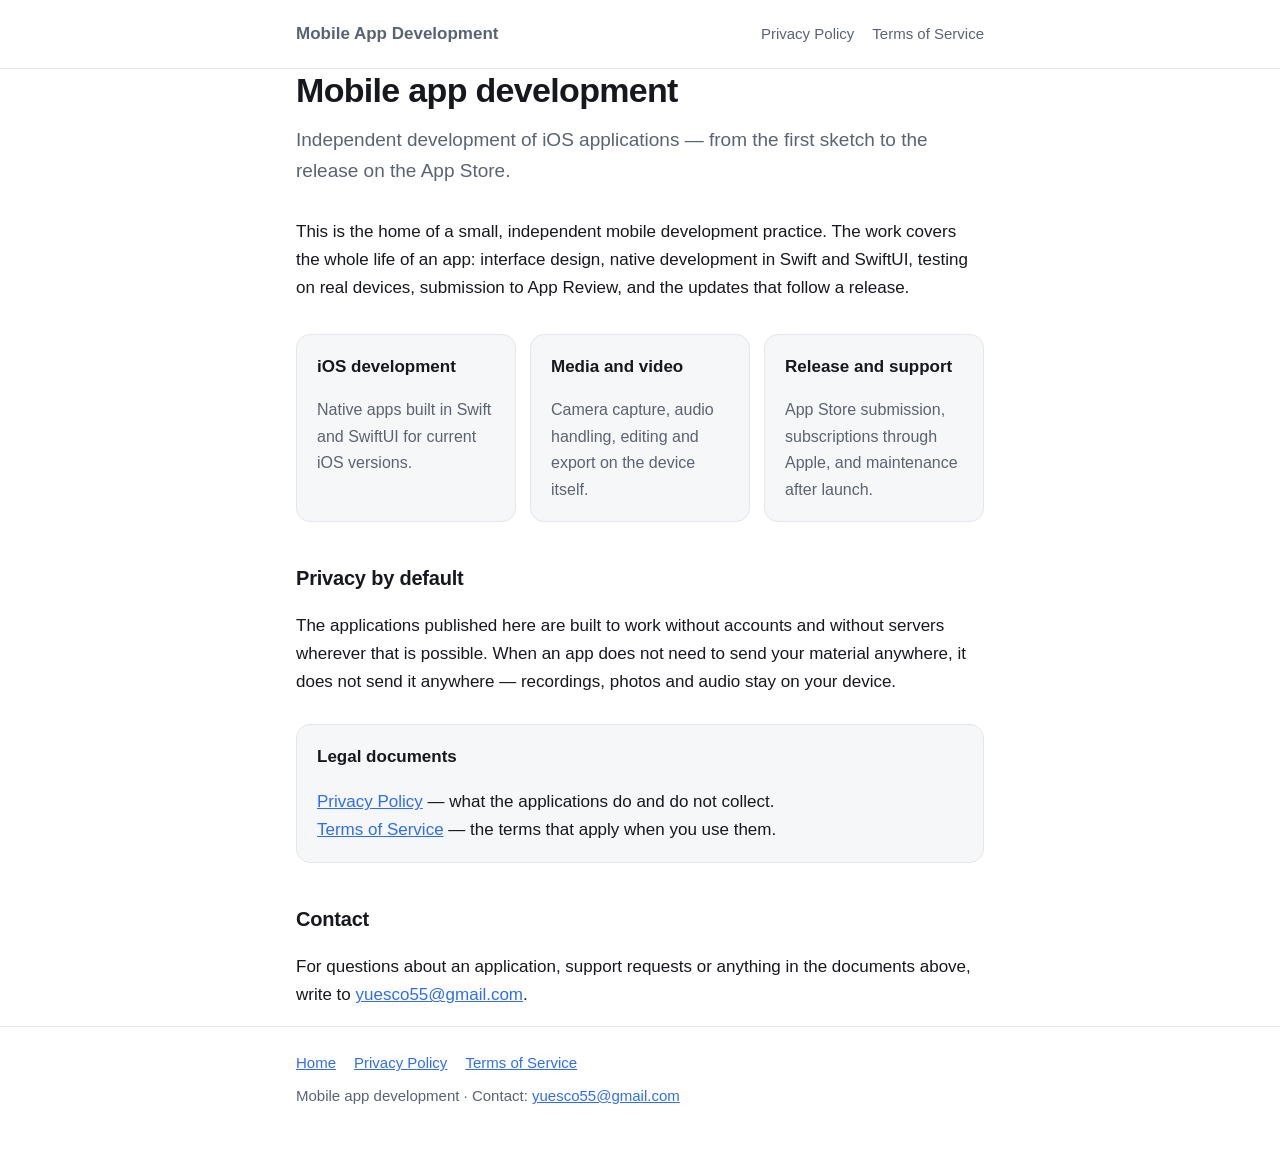
<file: index.html>
<!doctype html>
<html lang="en">
<head>
<meta charset="utf-8">
<meta name="viewport" content="width=device-width, initial-scale=1">
<title>Mobile App Development</title>
<meta name="description" content="Independent mobile app development for iOS — design, development and release of apps on the App Store.">
<link rel="stylesheet" href="style.css">
</head>
<body>

<header class="site">
  <div class="wrap">
    <a class="home" href="/">Mobile App Development</a>
    <nav>
      <a href="/privacy/">Privacy Policy</a>
      <a href="/terms/">Terms of Service</a>
    </nav>
  </div>
</header>

<main class="wrap">
  <h1>Mobile app development</h1>
  <p class="lede">Independent development of iOS applications — from the first sketch to the release on the App Store.</p>

  <p>This is the home of a small, independent mobile development practice. The work covers the whole life of an app: interface design, native development in Swift and SwiftUI, testing on real devices, submission to App Review, and the updates that follow a release.</p>

  <div class="grid">
    <div class="card">
      <h3>iOS development</h3>
      <p>Native apps built in Swift and SwiftUI for current iOS versions.</p>
    </div>
    <div class="card">
      <h3>Media and video</h3>
      <p>Camera capture, audio handling, editing and export on the device itself.</p>
    </div>
    <div class="card">
      <h3>Release and support</h3>
      <p>App Store submission, subscriptions through Apple, and maintenance after launch.</p>
    </div>
  </div>

  <h2>Privacy by default</h2>
  <p>The applications published here are built to work without accounts and without servers wherever that is possible. When an app does not need to send your material anywhere, it does not send it anywhere — recordings, photos and audio stay on your device.</p>

  <div class="card">
    <p><strong>Legal documents</strong></p>
    <p><a href="/privacy/">Privacy Policy</a> — what the applications do and do not collect.<br>
    <a href="/terms/">Terms of Service</a> — the terms that apply when you use them.</p>
  </div>

  <h2>Contact</h2>
  <p>For questions about an application, support requests or anything in the documents above, write to <a href="mailto:yuesco55@gmail.com">yuesco55@gmail.com</a>.</p>
</main>

<footer class="site">
  <div class="wrap">
    <nav>
      <a href="/">Home</a>
      <a href="/privacy/">Privacy Policy</a>
      <a href="/terms/">Terms of Service</a>
    </nav>
    <div>Mobile app development &middot; Contact: <a href="mailto:yuesco55@gmail.com">yuesco55@gmail.com</a></div>
  </div>
</footer>

</body>
</html>
</file>
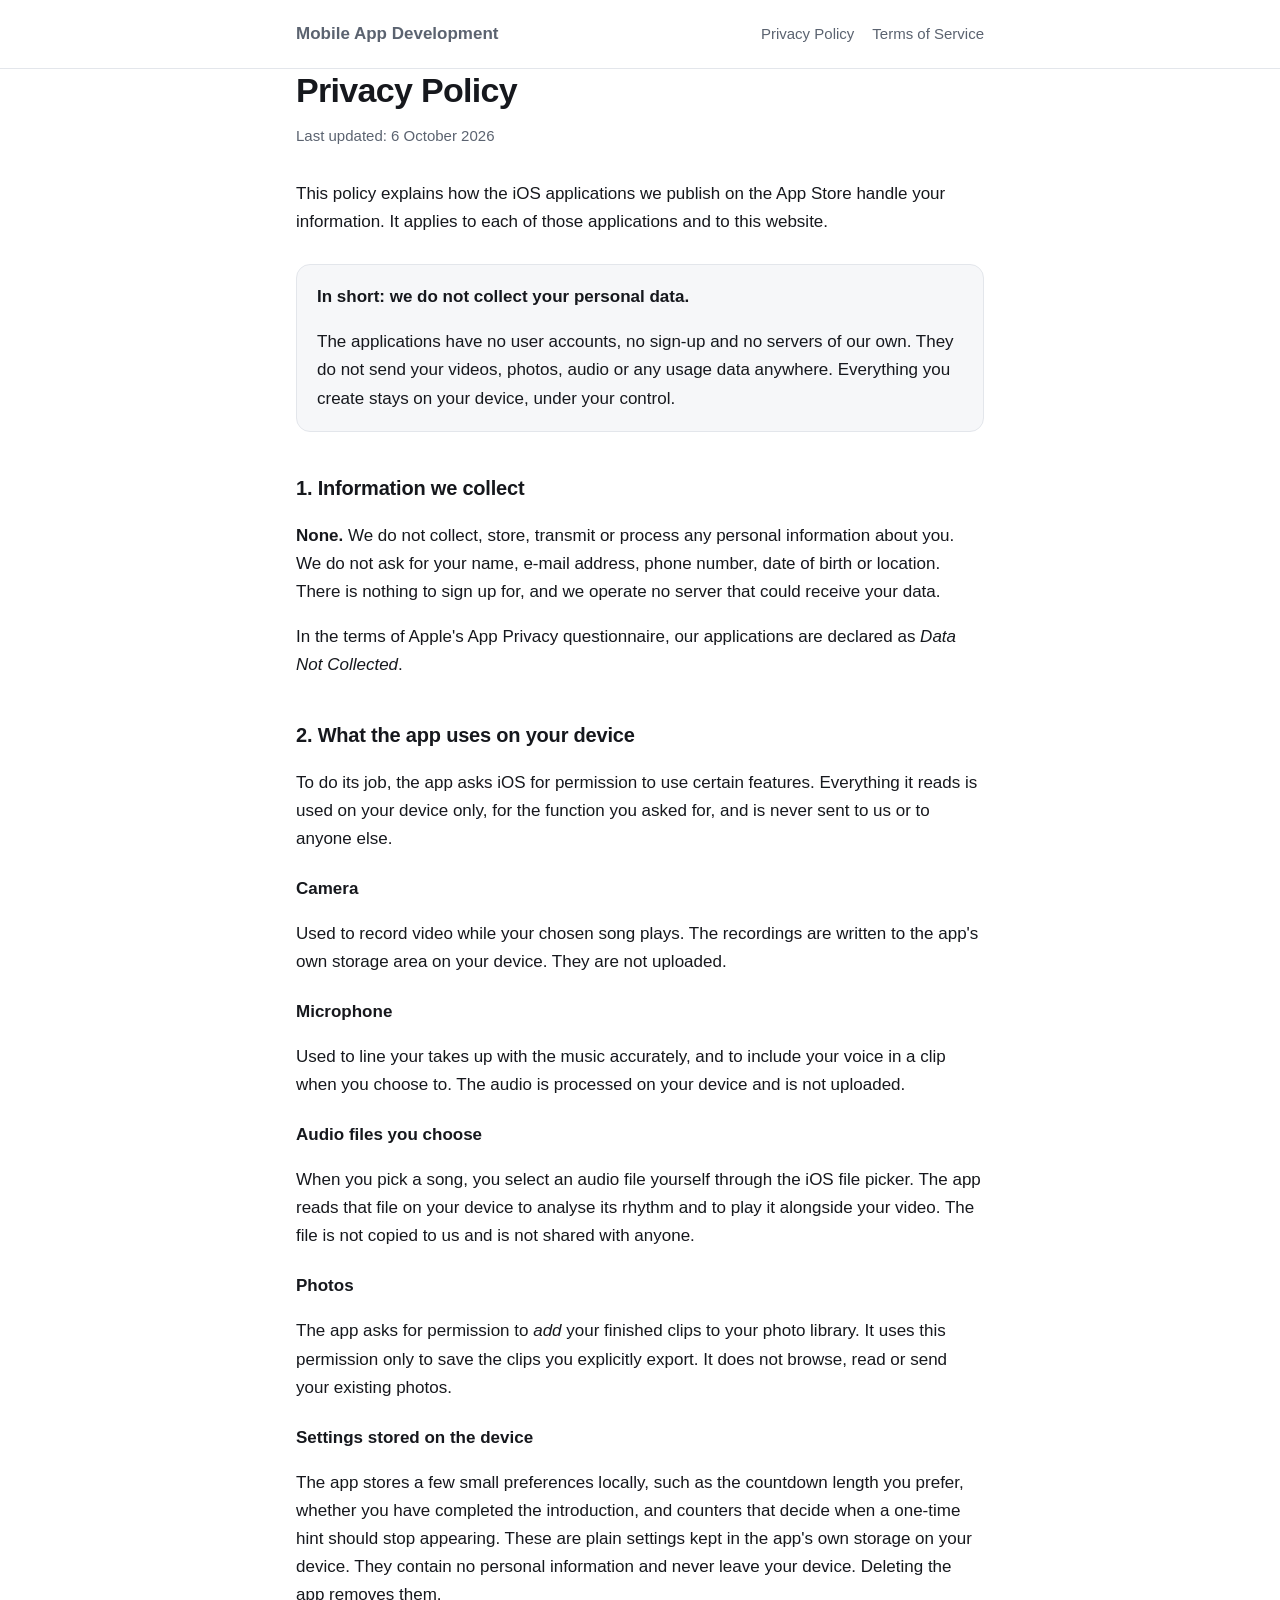
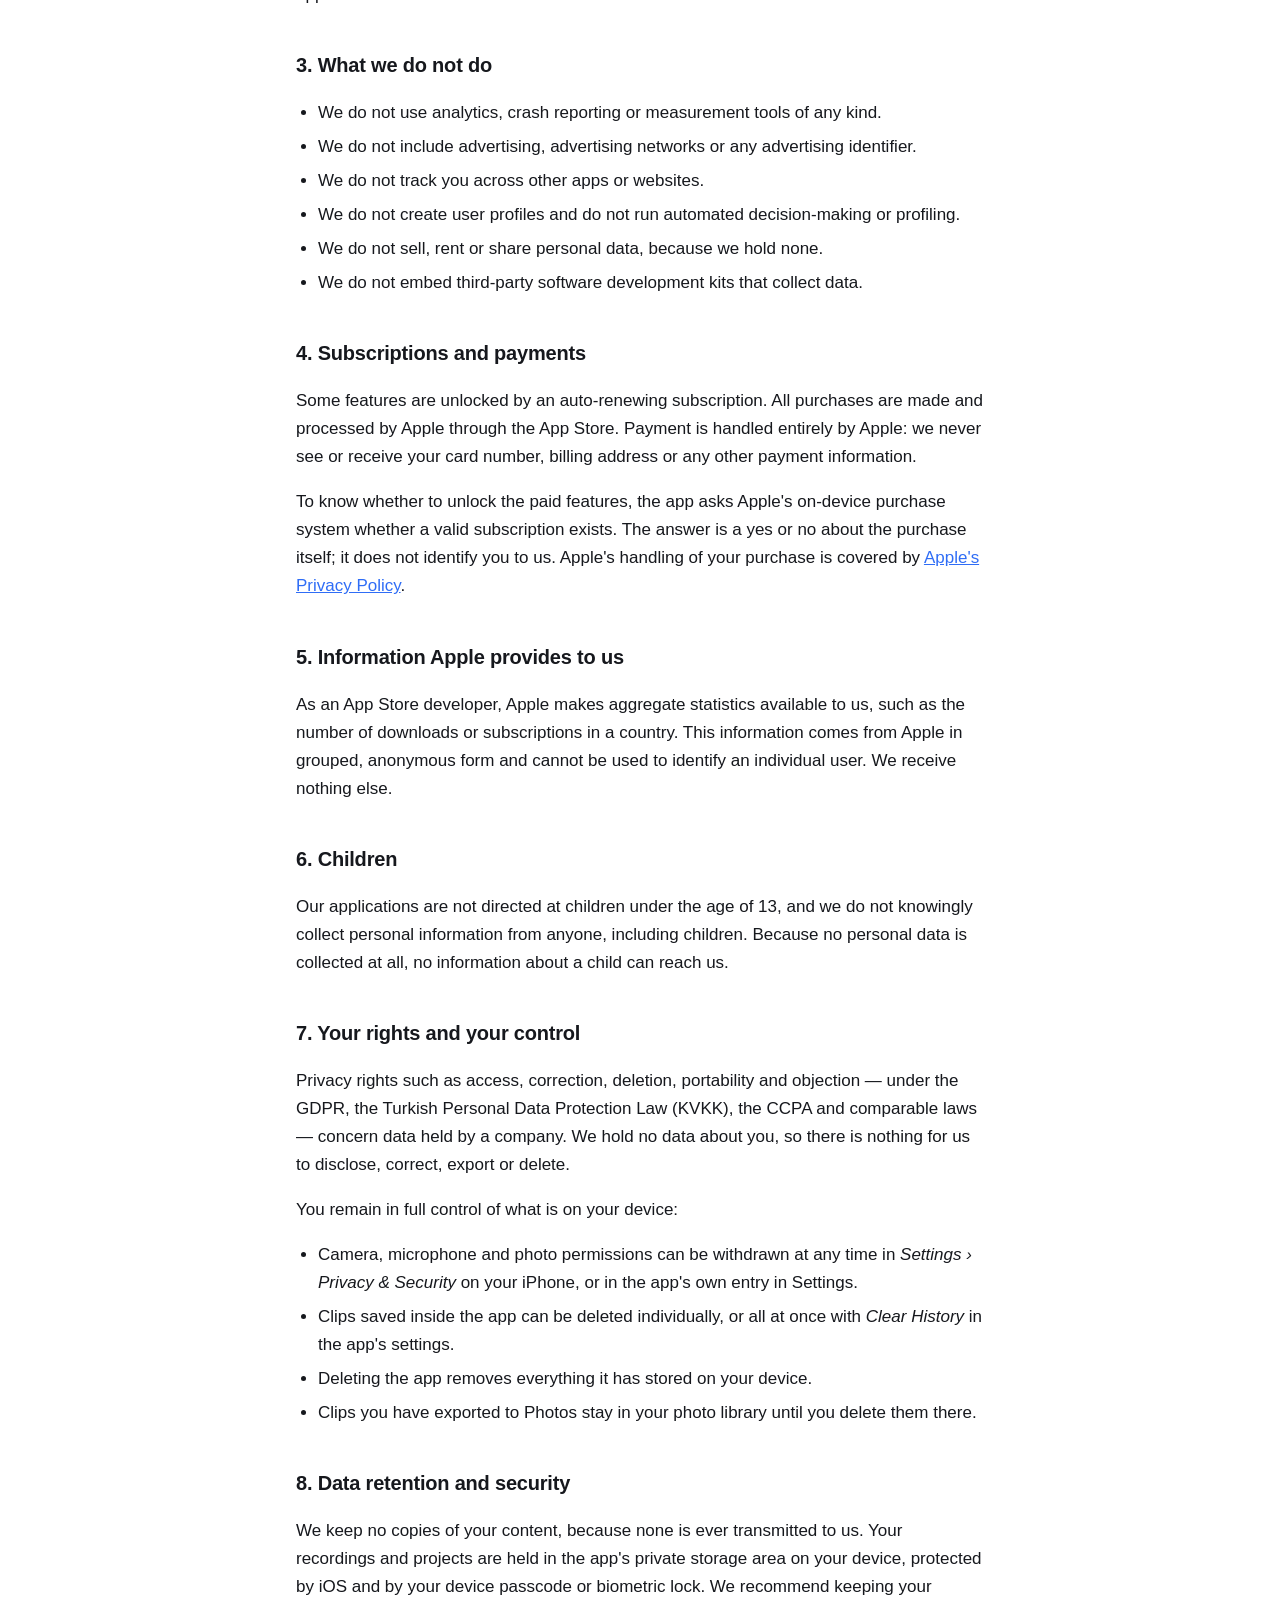
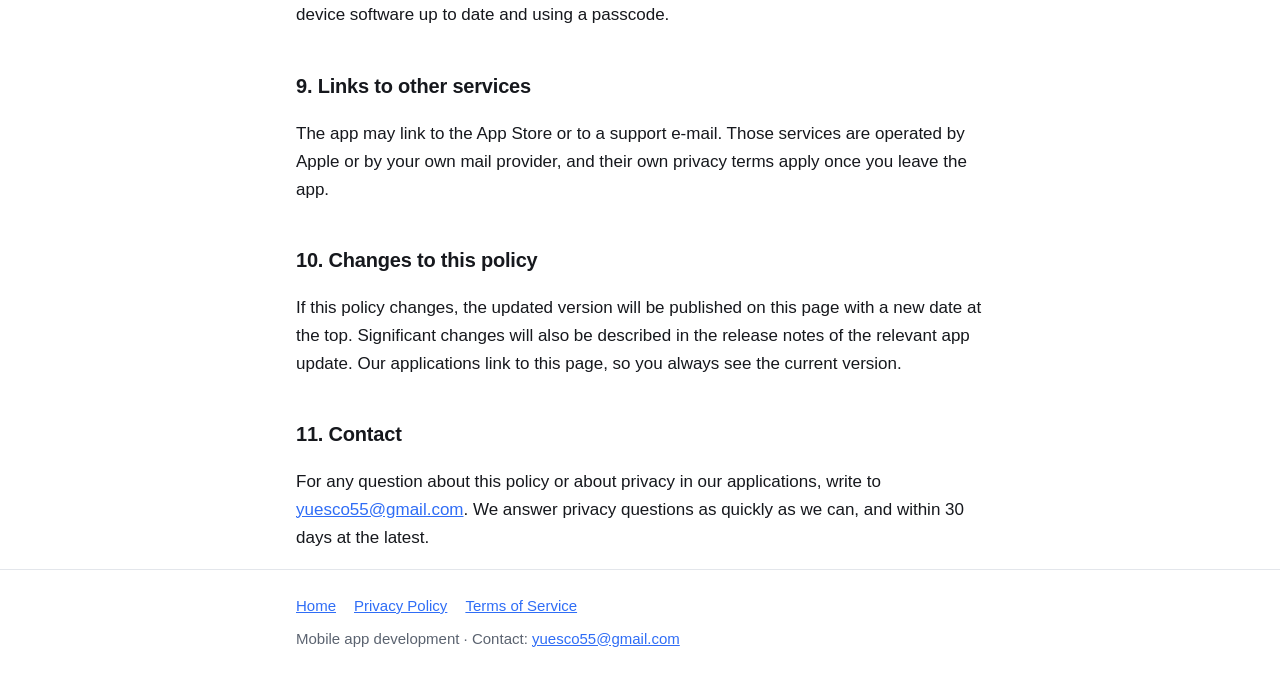
<file: privacy/index.html>
<!doctype html>
<html lang="en">
<head>
<meta charset="utf-8">
<meta name="viewport" content="width=device-width, initial-scale=1">
<title>Privacy Policy</title>
<meta name="description" content="Privacy policy for our iOS applications: no accounts, no servers, no analytics — your recordings, photos and audio stay on your device.">
<link rel="stylesheet" href="/style.css">
</head>
<body>

<header class="site">
  <div class="wrap">
    <a class="home" href="/">Mobile App Development</a>
    <nav>
      <a href="/privacy/">Privacy Policy</a>
      <a href="/terms/">Terms of Service</a>
    </nav>
  </div>
</header>

<main class="wrap">
  <h1>Privacy Policy</h1>
  <p class="updated">Last updated: 6 October 2026</p>

  <p>This policy explains how the iOS applications we publish on the App Store handle your information. It applies to each of those applications and to this website.</p>

  <div class="card">
    <p><strong>In short: we do not collect your personal data.</strong></p>
    <p>The applications have no user accounts, no sign-up and no servers of our own. They do not send your videos, photos, audio or any usage data anywhere. Everything you create stays on your device, under your control.</p>
  </div>

  <h2>1. Information we collect</h2>
  <p><strong>None.</strong> We do not collect, store, transmit or process any personal information about you. We do not ask for your name, e-mail address, phone number, date of birth or location. There is nothing to sign up for, and we operate no server that could receive your data.</p>
  <p>In the terms of Apple's App Privacy questionnaire, our applications are declared as <em>Data Not Collected</em>.</p>

  <h2>2. What the app uses on your device</h2>
  <p>To do its job, the app asks iOS for permission to use certain features. Everything it reads is used on your device only, for the function you asked for, and is never sent to us or to anyone else.</p>

  <h3>Camera</h3>
  <p>Used to record video while your chosen song plays. The recordings are written to the app's own storage area on your device. They are not uploaded.</p>

  <h3>Microphone</h3>
  <p>Used to line your takes up with the music accurately, and to include your voice in a clip when you choose to. The audio is processed on your device and is not uploaded.</p>

  <h3>Audio files you choose</h3>
  <p>When you pick a song, you select an audio file yourself through the iOS file picker. The app reads that file on your device to analyse its rhythm and to play it alongside your video. The file is not copied to us and is not shared with anyone.</p>

  <h3>Photos</h3>
  <p>The app asks for permission to <em>add</em> your finished clips to your photo library. It uses this permission only to save the clips you explicitly export. It does not browse, read or send your existing photos.</p>

  <h3>Settings stored on the device</h3>
  <p>The app stores a few small preferences locally, such as the countdown length you prefer, whether you have completed the introduction, and counters that decide when a one-time hint should stop appearing. These are plain settings kept in the app's own storage on your device. They contain no personal information and never leave your device. Deleting the app removes them.</p>

  <h2>3. What we do not do</h2>
  <ul>
    <li>We do not use analytics, crash reporting or measurement tools of any kind.</li>
    <li>We do not include advertising, advertising networks or any advertising identifier.</li>
    <li>We do not track you across other apps or websites.</li>
    <li>We do not create user profiles and do not run automated decision-making or profiling.</li>
    <li>We do not sell, rent or share personal data, because we hold none.</li>
    <li>We do not embed third-party software development kits that collect data.</li>
  </ul>

  <h2>4. Subscriptions and payments</h2>
  <p>Some features are unlocked by an auto-renewing subscription. All purchases are made and processed by Apple through the App Store. Payment is handled entirely by Apple: we never see or receive your card number, billing address or any other payment information.</p>
  <p>To know whether to unlock the paid features, the app asks Apple's on-device purchase system whether a valid subscription exists. The answer is a yes or no about the purchase itself; it does not identify you to us. Apple's handling of your purchase is covered by <a href="https://www.apple.com/legal/privacy/" rel="noopener">Apple's Privacy Policy</a>.</p>

  <h2>5. Information Apple provides to us</h2>
  <p>As an App Store developer, Apple makes aggregate statistics available to us, such as the number of downloads or subscriptions in a country. This information comes from Apple in grouped, anonymous form and cannot be used to identify an individual user. We receive nothing else.</p>

  <h2>6. Children</h2>
  <p>Our applications are not directed at children under the age of 13, and we do not knowingly collect personal information from anyone, including children. Because no personal data is collected at all, no information about a child can reach us.</p>

  <h2>7. Your rights and your control</h2>
  <p>Privacy rights such as access, correction, deletion, portability and objection — under the GDPR, the Turkish Personal Data Protection Law (KVKK), the CCPA and comparable laws — concern data held by a company. We hold no data about you, so there is nothing for us to disclose, correct, export or delete.</p>
  <p>You remain in full control of what is on your device:</p>
  <ul>
    <li>Camera, microphone and photo permissions can be withdrawn at any time in <em>Settings &rsaquo; Privacy &amp; Security</em> on your iPhone, or in the app's own entry in Settings.</li>
    <li>Clips saved inside the app can be deleted individually, or all at once with <em>Clear History</em> in the app's settings.</li>
    <li>Deleting the app removes everything it has stored on your device.</li>
    <li>Clips you have exported to Photos stay in your photo library until you delete them there.</li>
  </ul>

  <h2>8. Data retention and security</h2>
  <p>We keep no copies of your content, because none is ever transmitted to us. Your recordings and projects are held in the app's private storage area on your device, protected by iOS and by your device passcode or biometric lock. We recommend keeping your device software up to date and using a passcode.</p>

  <h2>9. Links to other services</h2>
  <p>The app may link to the App Store or to a support e-mail. Those services are operated by Apple or by your own mail provider, and their own privacy terms apply once you leave the app.</p>

  <h2>10. Changes to this policy</h2>
  <p>If this policy changes, the updated version will be published on this page with a new date at the top. Significant changes will also be described in the release notes of the relevant app update. Our applications link to this page, so you always see the current version.</p>

  <h2>11. Contact</h2>
  <p>For any question about this policy or about privacy in our applications, write to <a href="mailto:yuesco55@gmail.com">yuesco55@gmail.com</a>. We answer privacy questions as quickly as we can, and within 30 days at the latest.</p>
</main>

<footer class="site">
  <div class="wrap">
    <nav>
      <a href="/">Home</a>
      <a href="/privacy/">Privacy Policy</a>
      <a href="/terms/">Terms of Service</a>
    </nav>
    <div>Mobile app development &middot; Contact: <a href="mailto:yuesco55@gmail.com">yuesco55@gmail.com</a></div>
  </div>
</footer>

</body>
</html>
</file>
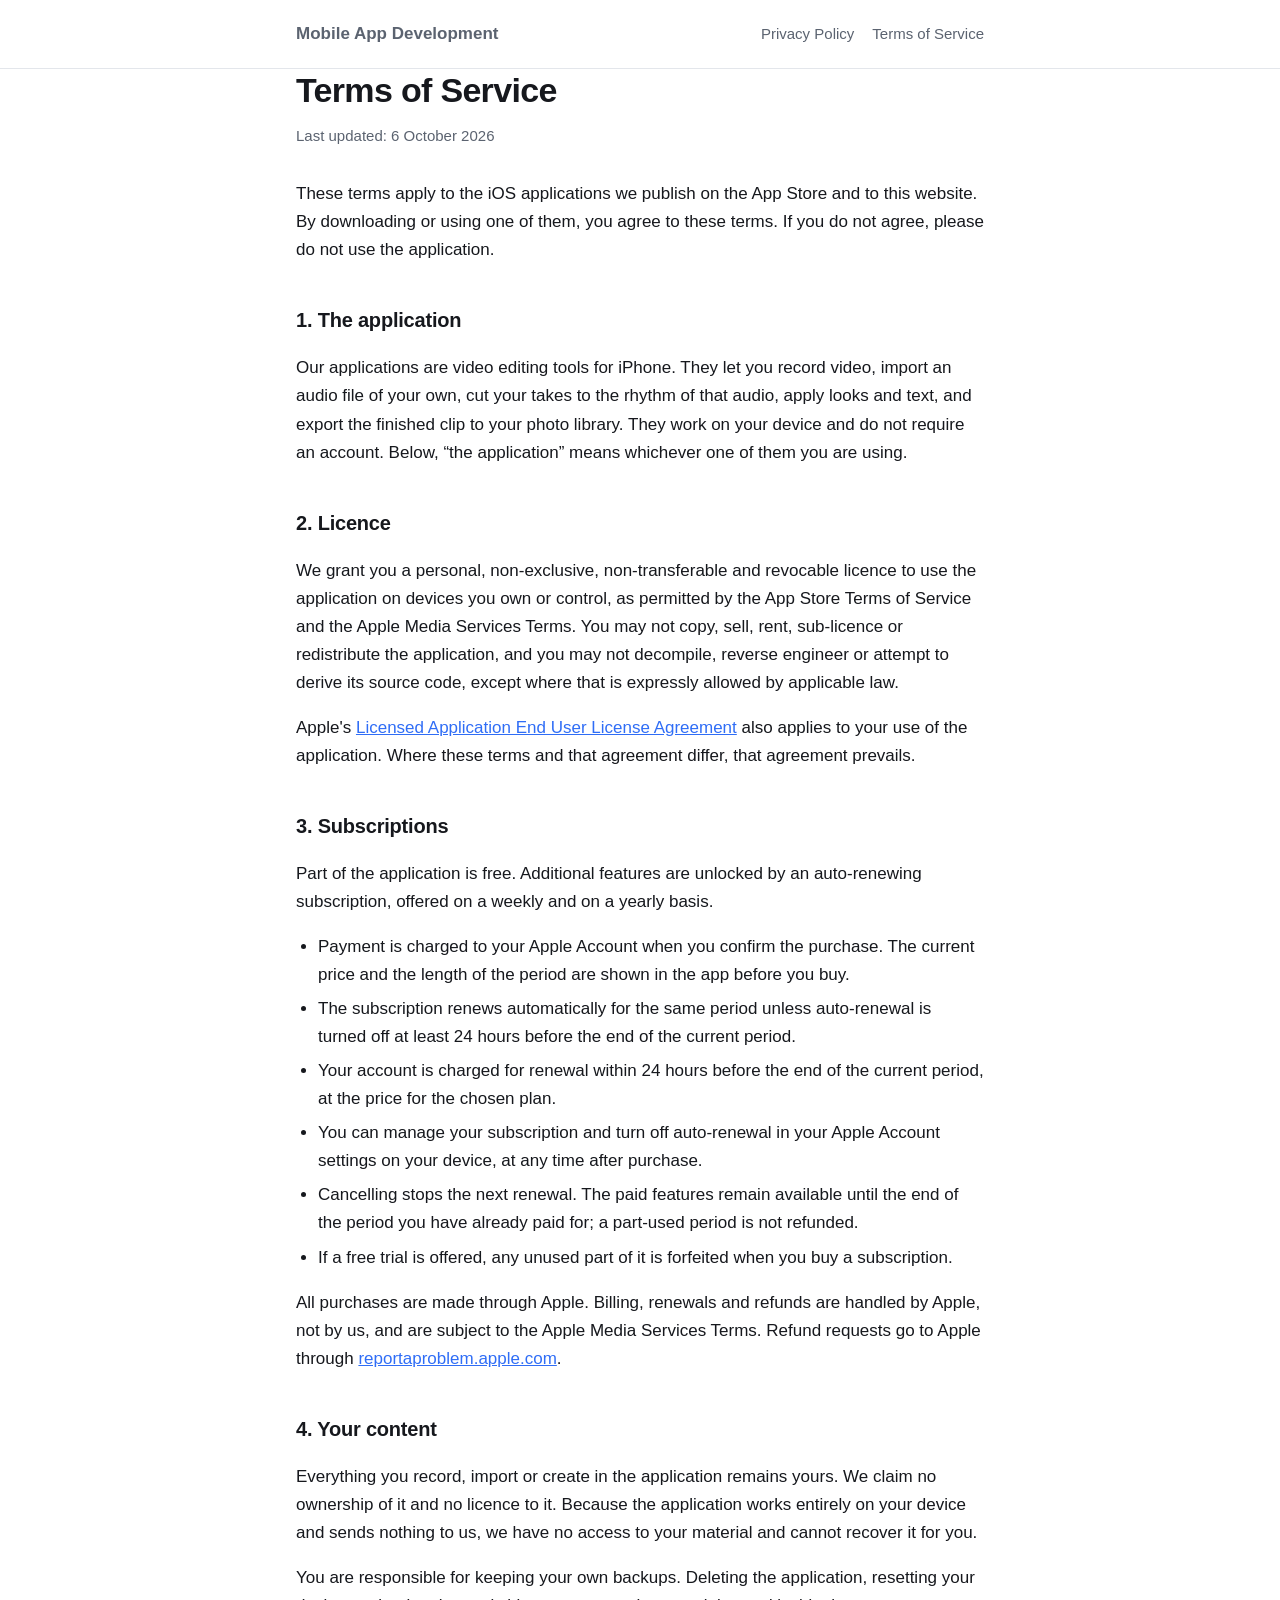
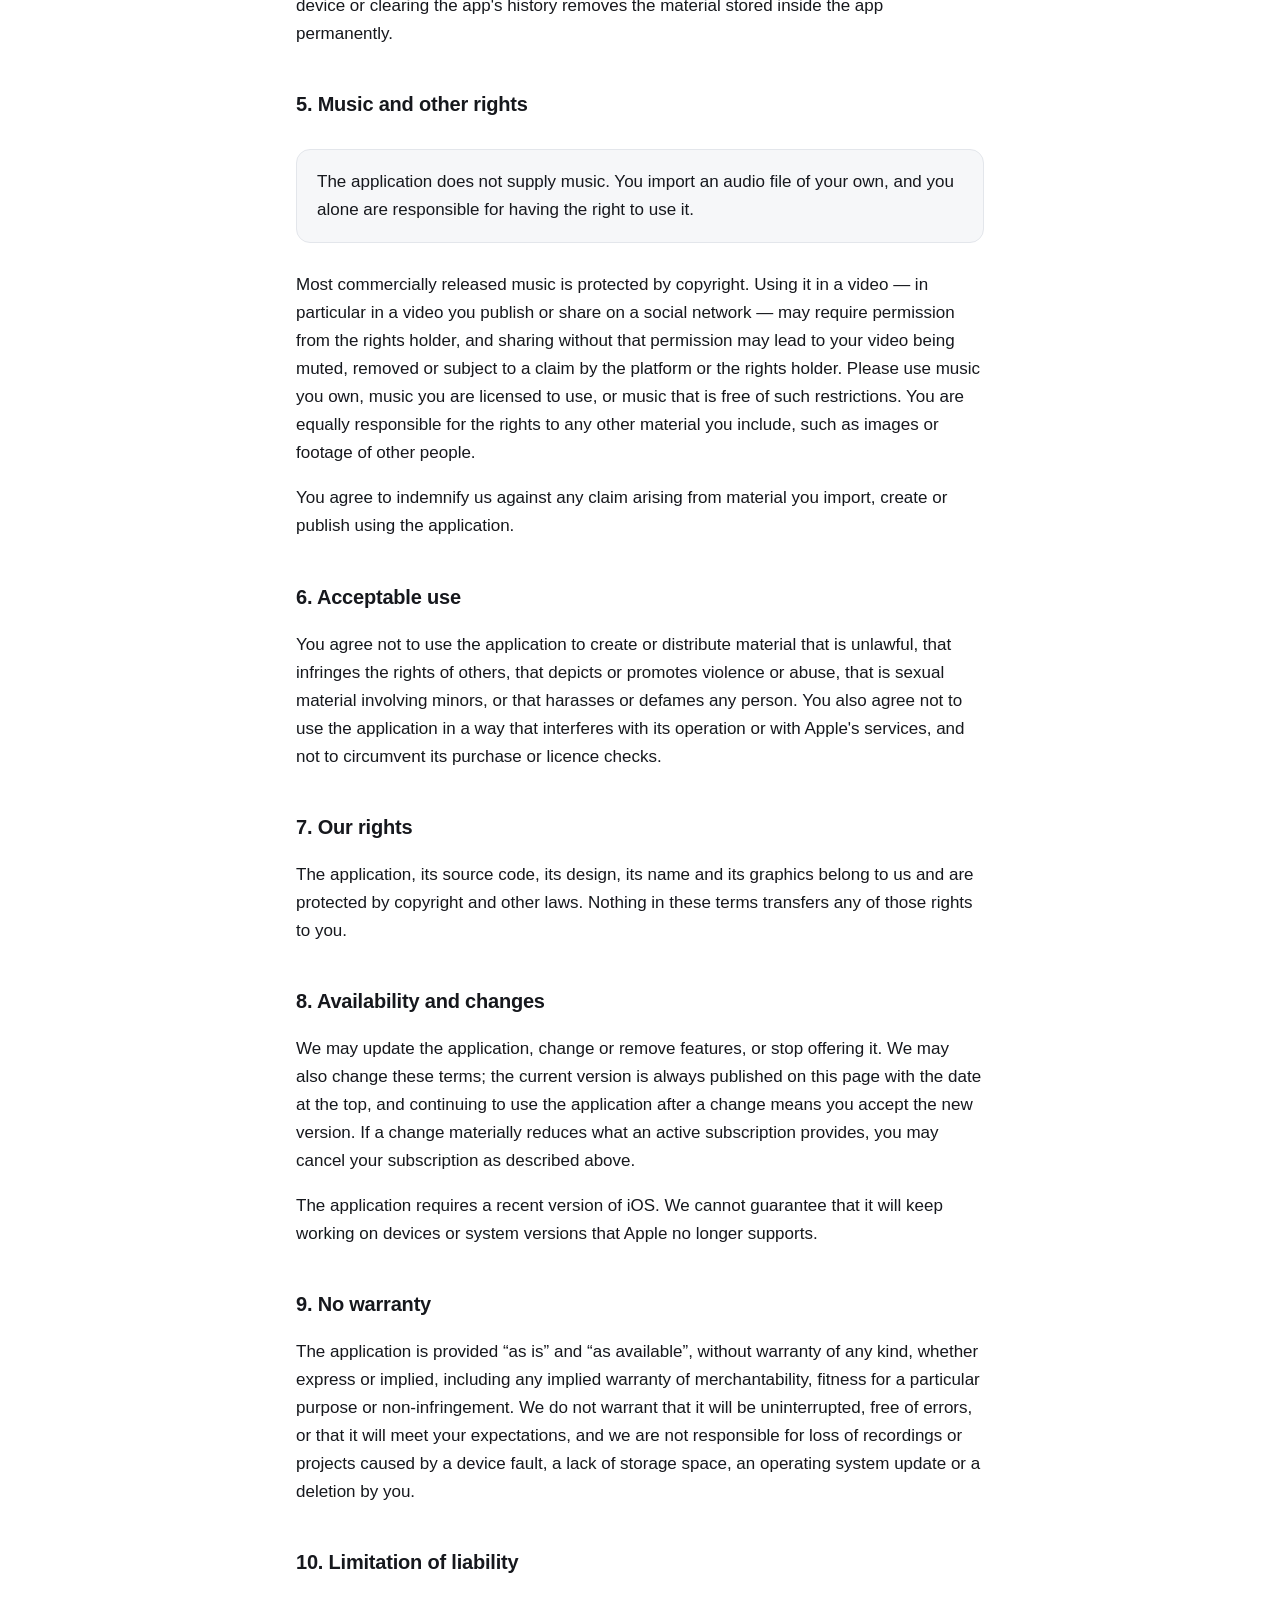
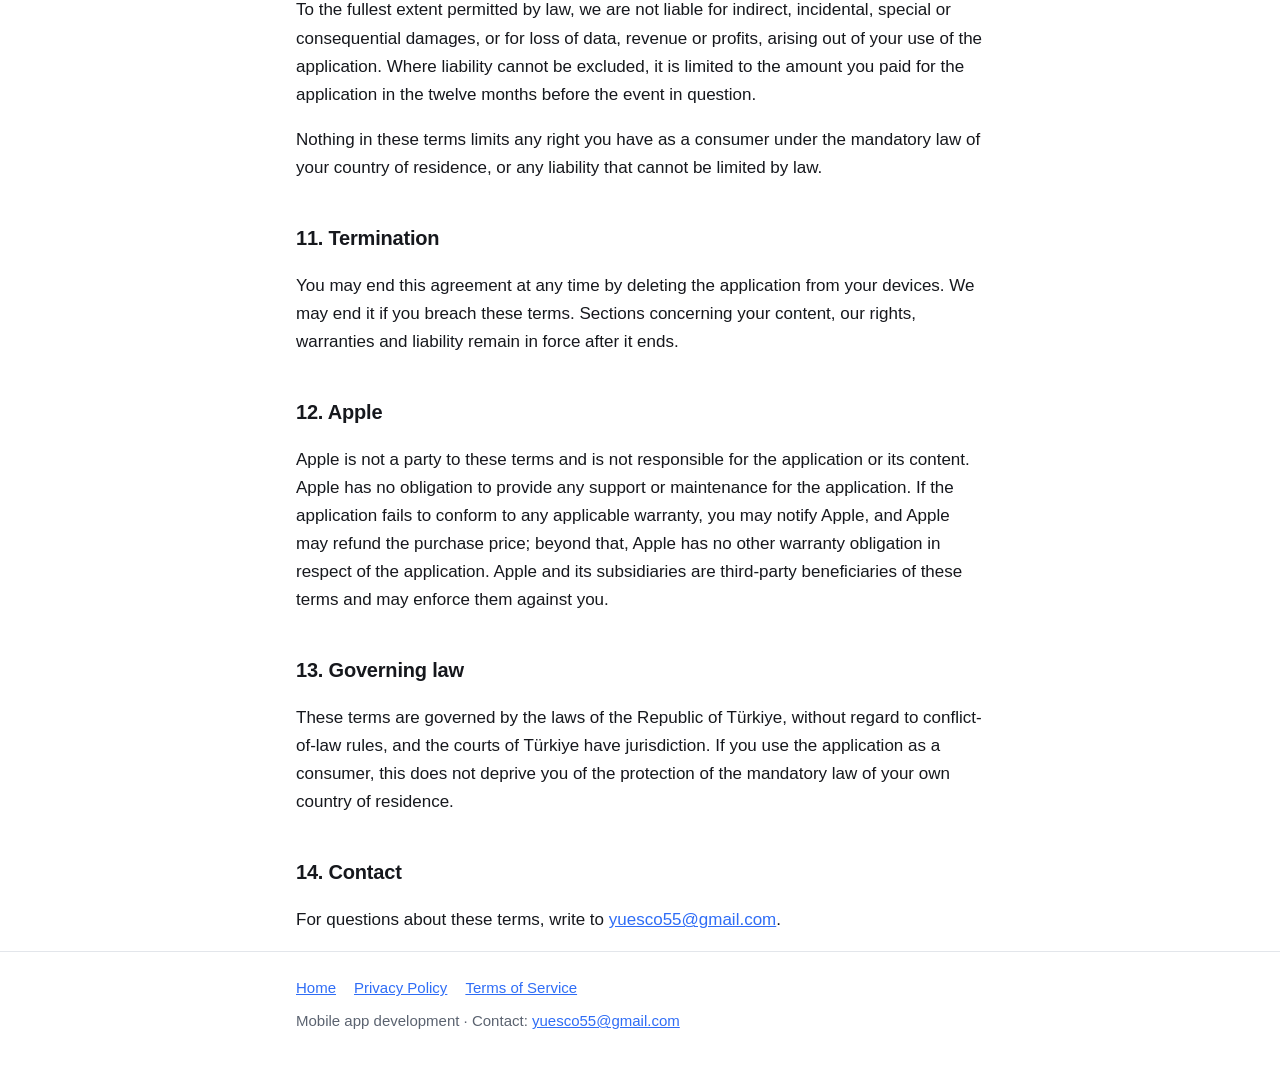
<file: terms/index.html>
<!doctype html>
<html lang="en">
<head>
<meta charset="utf-8">
<meta name="viewport" content="width=device-width, initial-scale=1">
<title>Terms of Service</title>
<meta name="description" content="Terms of service for our iOS applications: use of the app, subscriptions through the App Store, your content and the rights to the music you import.">
<link rel="stylesheet" href="/style.css">
</head>
<body>

<header class="site">
  <div class="wrap">
    <a class="home" href="/">Mobile App Development</a>
    <nav>
      <a href="/privacy/">Privacy Policy</a>
      <a href="/terms/">Terms of Service</a>
    </nav>
  </div>
</header>

<main class="wrap">
  <h1>Terms of Service</h1>
  <p class="updated">Last updated: 6 October 2026</p>

  <p>These terms apply to the iOS applications we publish on the App Store and to this website. By downloading or using one of them, you agree to these terms. If you do not agree, please do not use the application.</p>

  <h2>1. The application</h2>
  <p>Our applications are video editing tools for iPhone. They let you record video, import an audio file of your own, cut your takes to the rhythm of that audio, apply looks and text, and export the finished clip to your photo library. They work on your device and do not require an account. Below, &ldquo;the application&rdquo; means whichever one of them you are using.</p>

  <h2>2. Licence</h2>
  <p>We grant you a personal, non-exclusive, non-transferable and revocable licence to use the application on devices you own or control, as permitted by the App Store Terms of Service and the Apple Media Services Terms. You may not copy, sell, rent, sub-licence or redistribute the application, and you may not decompile, reverse engineer or attempt to derive its source code, except where that is expressly allowed by applicable law.</p>
  <p>Apple's <a href="https://www.apple.com/legal/internet-services/itunes/dev/stdeula/" rel="noopener">Licensed Application End User License Agreement</a> also applies to your use of the application. Where these terms and that agreement differ, that agreement prevails.</p>

  <h2>3. Subscriptions</h2>
  <p>Part of the application is free. Additional features are unlocked by an auto-renewing subscription, offered on a weekly and on a yearly basis.</p>
  <ul>
    <li>Payment is charged to your Apple Account when you confirm the purchase. The current price and the length of the period are shown in the app before you buy.</li>
    <li>The subscription renews automatically for the same period unless auto-renewal is turned off at least 24 hours before the end of the current period.</li>
    <li>Your account is charged for renewal within 24 hours before the end of the current period, at the price for the chosen plan.</li>
    <li>You can manage your subscription and turn off auto-renewal in your Apple Account settings on your device, at any time after purchase.</li>
    <li>Cancelling stops the next renewal. The paid features remain available until the end of the period you have already paid for; a part-used period is not refunded.</li>
    <li>If a free trial is offered, any unused part of it is forfeited when you buy a subscription.</li>
  </ul>
  <p>All purchases are made through Apple. Billing, renewals and refunds are handled by Apple, not by us, and are subject to the Apple Media Services Terms. Refund requests go to Apple through <a href="https://reportaproblem.apple.com/" rel="noopener">reportaproblem.apple.com</a>.</p>

  <h2>4. Your content</h2>
  <p>Everything you record, import or create in the application remains yours. We claim no ownership of it and no licence to it. Because the application works entirely on your device and sends nothing to us, we have no access to your material and cannot recover it for you.</p>
  <p>You are responsible for keeping your own backups. Deleting the application, resetting your device or clearing the app's history removes the material stored inside the app permanently.</p>

  <h2>5. Music and other rights</h2>
  <div class="card">
    <p>The application does not supply music. You import an audio file of your own, and you alone are responsible for having the right to use it.</p>
  </div>
  <p>Most commercially released music is protected by copyright. Using it in a video &mdash; in particular in a video you publish or share on a social network &mdash; may require permission from the rights holder, and sharing without that permission may lead to your video being muted, removed or subject to a claim by the platform or the rights holder. Please use music you own, music you are licensed to use, or music that is free of such restrictions. You are equally responsible for the rights to any other material you include, such as images or footage of other people.</p>
  <p>You agree to indemnify us against any claim arising from material you import, create or publish using the application.</p>

  <h2>6. Acceptable use</h2>
  <p>You agree not to use the application to create or distribute material that is unlawful, that infringes the rights of others, that depicts or promotes violence or abuse, that is sexual material involving minors, or that harasses or defames any person. You also agree not to use the application in a way that interferes with its operation or with Apple's services, and not to circumvent its purchase or licence checks.</p>

  <h2>7. Our rights</h2>
  <p>The application, its source code, its design, its name and its graphics belong to us and are protected by copyright and other laws. Nothing in these terms transfers any of those rights to you.</p>

  <h2>8. Availability and changes</h2>
  <p>We may update the application, change or remove features, or stop offering it. We may also change these terms; the current version is always published on this page with the date at the top, and continuing to use the application after a change means you accept the new version. If a change materially reduces what an active subscription provides, you may cancel your subscription as described above.</p>
  <p>The application requires a recent version of iOS. We cannot guarantee that it will keep working on devices or system versions that Apple no longer supports.</p>

  <h2>9. No warranty</h2>
  <p>The application is provided &ldquo;as is&rdquo; and &ldquo;as available&rdquo;, without warranty of any kind, whether express or implied, including any implied warranty of merchantability, fitness for a particular purpose or non-infringement. We do not warrant that it will be uninterrupted, free of errors, or that it will meet your expectations, and we are not responsible for loss of recordings or projects caused by a device fault, a lack of storage space, an operating system update or a deletion by you.</p>

  <h2>10. Limitation of liability</h2>
  <p>To the fullest extent permitted by law, we are not liable for indirect, incidental, special or consequential damages, or for loss of data, revenue or profits, arising out of your use of the application. Where liability cannot be excluded, it is limited to the amount you paid for the application in the twelve months before the event in question.</p>
  <p>Nothing in these terms limits any right you have as a consumer under the mandatory law of your country of residence, or any liability that cannot be limited by law.</p>

  <h2>11. Termination</h2>
  <p>You may end this agreement at any time by deleting the application from your devices. We may end it if you breach these terms. Sections concerning your content, our rights, warranties and liability remain in force after it ends.</p>

  <h2>12. Apple</h2>
  <p>Apple is not a party to these terms and is not responsible for the application or its content. Apple has no obligation to provide any support or maintenance for the application. If the application fails to conform to any applicable warranty, you may notify Apple, and Apple may refund the purchase price; beyond that, Apple has no other warranty obligation in respect of the application. Apple and its subsidiaries are third-party beneficiaries of these terms and may enforce them against you.</p>

  <h2>13. Governing law</h2>
  <p>These terms are governed by the laws of the Republic of T&uuml;rkiye, without regard to conflict-of-law rules, and the courts of T&uuml;rkiye have jurisdiction. If you use the application as a consumer, this does not deprive you of the protection of the mandatory law of your own country of residence.</p>

  <h2>14. Contact</h2>
  <p>For questions about these terms, write to <a href="mailto:yuesco55@gmail.com">yuesco55@gmail.com</a>.</p>
</main>

<footer class="site">
  <div class="wrap">
    <nav>
      <a href="/">Home</a>
      <a href="/privacy/">Privacy Policy</a>
      <a href="/terms/">Terms of Service</a>
    </nav>
    <div>Mobile app development &middot; Contact: <a href="mailto:yuesco55@gmail.com">yuesco55@gmail.com</a></div>
  </div>
</footer>

</body>
</html>
</file>
<file: style.css>
:root {
  --bg: #ffffff;
  --surface: #f6f7f9;
  --text: #16181d;
  --muted: #5b6370;
  --line: #e3e6eb;
  --accent: #2f6df6;
  --radius: 14px;
}

@media (prefers-color-scheme: dark) {
  :root {
    --bg: #0f1115;
    --surface: #171a21;
    --text: #eceef2;
    --muted: #9aa2b1;
    --line: #262b35;
    --accent: #6f9bff;
  }
}

* { box-sizing: border-box; }

html { -webkit-text-size-adjust: 100%; }

body {
  margin: 0;
  background: var(--bg);
  color: var(--text);
  font: 17px/1.65 -apple-system, BlinkMacSystemFont, "Segoe UI", Roboto, Helvetica, Arial, sans-serif;
}

.wrap {
  max-width: 720px;
  margin: 0 auto;
  padding: 0 16px;
}

header.site {
  border-bottom: 1px solid var(--line);
  padding: 20px 0;
}

header.site .wrap {
  display: flex;
  flex-wrap: wrap;
  gap: 8px 20px;
  align-items: baseline;
  justify-content: space-between;
}

header.site a { color: var(--muted); text-decoration: none; }
header.site a:hover { color: var(--accent); }
header.site nav { display: flex; gap: 18px; font-size: 15px; }

.home { color: var(--text); font-weight: 600; }

main { padding: 48px 0 64px; }

h1 {
  font-size: 34px;
  line-height: 1.25;
  letter-spacing: -0.02em;
  margin: 0 0 12px;
}

h2 {
  font-size: 20px;
  letter-spacing: -0.01em;
  margin: 36px 0 10px;
  padding-top: 4px;
}

h3 { font-size: 17px; margin: 22px 0 6px; }

p, li { color: var(--text); }

.lede {
  font-size: 19px;
  color: var(--muted);
  margin: 0 0 32px;
}

.updated {
  color: var(--muted);
  font-size: 15px;
  margin: 0 0 32px;
}

ul { padding-left: 22px; }
li { margin: 6px 0; }

a { color: var(--accent); }

.card {
  background: var(--surface);
  border: 1px solid var(--line);
  border-radius: var(--radius);
  padding: 18px 20px;
  margin: 28px 0;
}

.card p:first-child { margin-top: 0; }
.card p:last-child { margin-bottom: 0; }

.grid {
  display: grid;
  gap: 14px;
  grid-template-columns: repeat(auto-fit, minmax(220px, 1fr));
  margin: 32px 0;
}

.grid .card { margin: 0; }
.grid h3 { margin-top: 0; }
.grid p { color: var(--muted); margin-bottom: 0; font-size: 16px; }

footer.site {
  border-top: 1px solid var(--line);
  padding: 24px 0 40px;
  color: var(--muted);
  font-size: 15px;
}

footer.site nav { display: flex; flex-wrap: wrap; gap: 18px; margin-bottom: 8px; }

@media (max-width: 480px) {
  h1 { font-size: 28px; }
  main { padding: 36px 0 48px; }
}
</file>
